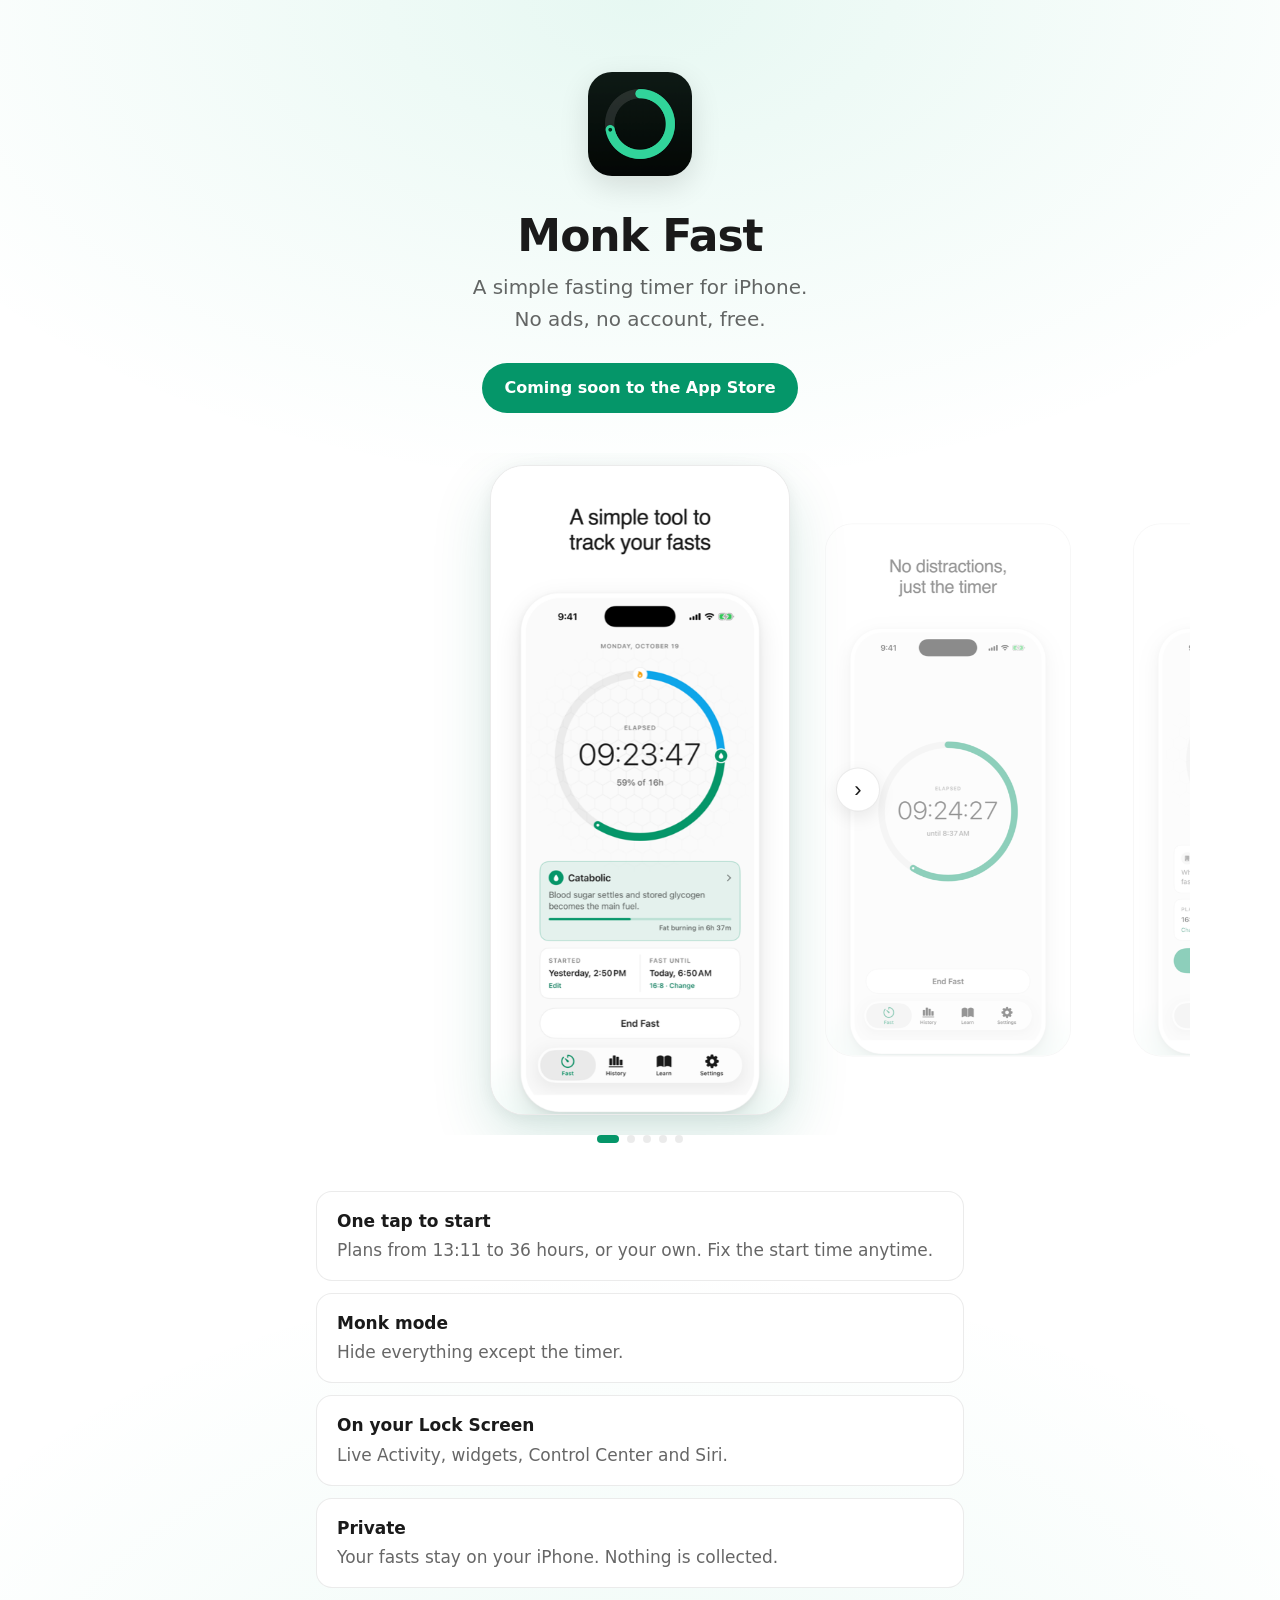
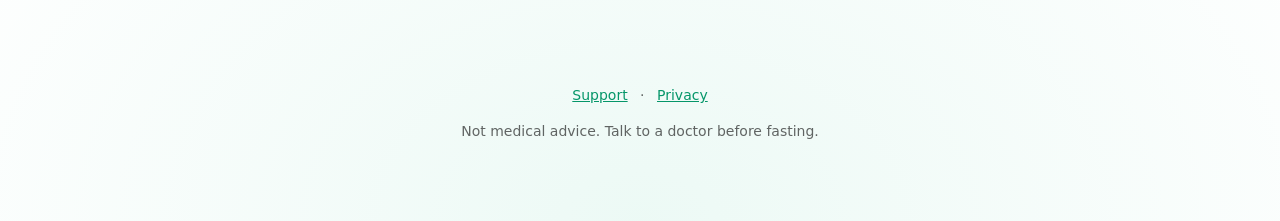
<file: index.html>
<!doctype html>
<html lang="en">
<head>
  <meta charset="utf-8">
  <meta name="viewport" content="width=device-width, initial-scale=1">
  <meta name="color-scheme" content="light">
  <title>Monk Fast — a simple fasting timer</title>
  <meta name="description" content="A simple fasting timer for iPhone. No ads, no account, free.">
  <link rel="icon" href="icon.png">
  <link rel="apple-touch-icon" href="icon.png">
  <meta property="og:title" content="Monk Fast">
  <meta property="og:description" content="A simple fasting timer for iPhone. No ads, no account, free.">
  <meta property="og:image" content="https://monkfast.github.io/screenshots/1-track.png">
  <link rel="stylesheet" href="style.css">
  <style>
    /* Always light, like the screenshots: same white, same soft emerald glow. */
    :root { color-scheme: light; --bg: #FFFFFF; --surface: #FFFFFF; --text: #1A1A1A;
            --muted: rgba(0,0,0,.6); --border: rgba(0,0,0,.08); --brand: #059669; }
    body { background: radial-gradient(1200px 700px at 50% 0%, rgba(16,185,129,.10), transparent 70%),
                       radial-gradient(1200px 800px at 50% 100%, rgba(16,185,129,.08), transparent 70%), #FFFFFF; }
    .hero { text-align: center; padding: 72px 16px 40px; }
    .hero img { width: 104px; height: 104px; border-radius: 24px; box-shadow: 0 10px 30px rgba(0,0,0,.12); }
    .hero h1 { font-size: 44px; letter-spacing: -1px; margin: 24px 0 8px; }
    .hero p { font-size: 20px; margin: 0; }
    .soon { display: inline-block; margin-top: 28px; padding: 12px 22px; border-radius: 999px;
            background: var(--brand); color: #FFFFFF; font-weight: 600; font-size: 16px; }
    .carousel { position: relative; max-width: 1100px; margin: 0 auto; }
    .shots { display: flex; gap: 8px; overflow-x: auto; scroll-snap-type: x mandatory; scrollbar-width: none;
             padding: 12px calc(50% - 150px) 20px; -webkit-overflow-scrolling: touch; }
    .shots::-webkit-scrollbar { display: none; }
    .shots img { flex: none; width: 300px; border-radius: 34px; scroll-snap-align: center;
                 border: 1px solid var(--border); background: var(--surface);
                 transform: scale(.82); opacity: .45; transition: transform .35s ease, opacity .35s ease; }
    .shots img.active { transform: scale(1); opacity: 1; box-shadow: 0 24px 60px rgba(4,120,87,.16), 0 4px 16px rgba(0,0,0,.06); }
    .nav { position: absolute; top: 50%; transform: translateY(-60%); width: 44px; height: 44px; border-radius: 50%;
           border: 1px solid var(--border); background: var(--surface); color: var(--text); font-size: 22px;
           cursor: pointer; display: grid; place-items: center; box-shadow: 0 6px 18px rgba(0,0,0,.08); }
    .nav.prev { left: calc(50% - 240px); } .nav.next { right: calc(50% - 240px); }
    .nav:disabled { opacity: 0; pointer-events: none; }
    .dots { display: flex; justify-content: center; gap: 8px; }
    .dots button { width: 8px; height: 8px; padding: 0; border: 0; border-radius: 4px; background: var(--border);
                   cursor: pointer; transition: width .25s ease, background .25s ease; }
    .dots button.active { width: 22px; background: var(--brand); }
    @media (max-width: 560px) { .nav { display: none; } .shots img { width: 250px; } .shots { padding-inline: calc(50% - 125px); } }
    .points { max-width: 680px; margin: 48px auto 0; padding: 0 16px; display: grid; gap: 12px; }
    .points div { background: var(--surface); border: 1px solid var(--border); border-radius: 16px; padding: 16px 20px; }
    .points strong { display: block; margin-bottom: 2px; }
    .points span { color: var(--muted); }
    footer.site { text-align: center; padding: 48px 16px 64px; font-size: 14px; color: var(--muted); }
    footer.site a { margin: 0 8px; }
  </style>
</head>
<body>
  <section class="hero">
    <img src="icon.png" alt="Monk Fast icon">
    <h1>Monk Fast</h1>
    <p>A simple fasting timer for iPhone.<br>No ads, no account, free.</p>
    <span class="soon">Coming soon to the App Store</span>
  </section>

  <div class="carousel">
    <button class="nav prev" aria-label="Previous screenshot">‹</button>
    <div class="shots">
      <img src="screenshots/1-track.png" alt="The timer during a fast">
      <img src="screenshots/2-focus.png" alt="Monk mode: just the timer">
      <img src="screenshots/3-clean.png" alt="Start screen">
      <img src="screenshots/4-settings.png" alt="Settings">
      <img src="screenshots/5-history.png" alt="Fasting history">
    </div>
    <button class="nav next" aria-label="Next screenshot">›</button>
  </div>
  <div class="dots"></div>

  <div class="points">
    <div><strong>One tap to start</strong><span>Plans from 13:11 to 36 hours, or your own. Fix the start time anytime.</span></div>
    <div><strong>Monk mode</strong><span>Hide everything except the timer.</span></div>
    <div><strong>On your Lock Screen</strong><span>Live Activity, widgets, Control Center and Siri.</span></div>
    <div><strong>Private</strong><span>Your fasts stay on your iPhone. Nothing is collected.</span></div>
  </div>

  <footer class="site">
    <a href="support.html">Support</a> · <a href="privacy.html">Privacy</a>
    <p>Not medical advice. Talk to a doctor before fasting.</p>
  </footer>
  <script>
    // Swipe, arrows or dots: whichever screenshot is centred is "active".
    const track = document.querySelector(".shots");
    const slides = [...track.querySelectorAll("img")];
    const dots = document.querySelector(".dots");
    const prev = document.querySelector(".nav.prev"), next = document.querySelector(".nav.next");
    slides.forEach((_, i) => {
      const b = document.createElement("button");
      b.setAttribute("aria-label", `Screenshot ${i + 1}`);
      b.onclick = () => go(i);
      dots.appendChild(b);
    });
    let current = 0;
    function go(i) {
      i = Math.max(0, Math.min(slides.length - 1, i));
      const s = slides[i];
      track.scrollTo({ left: s.offsetLeft - (track.clientWidth - s.clientWidth) / 2, behavior: "smooth" });
    }
    function update() {
      const mid = track.scrollLeft + track.clientWidth / 2;
      current = slides.reduce((best, s, i) =>
        Math.abs(s.offsetLeft + s.clientWidth / 2 - mid) < Math.abs(slides[best].offsetLeft + slides[best].clientWidth / 2 - mid) ? i : best, 0);
      slides.forEach((s, i) => s.classList.toggle("active", i === current));
      [...dots.children].forEach((d, i) => d.classList.toggle("active", i === current));
      prev.disabled = current === 0; next.disabled = current === slides.length - 1;
    }
    prev.onclick = () => go(current - 1);
    next.onclick = () => go(current + 1);
    slides.forEach((s, i) => s.onclick = () => go(i));
    track.addEventListener("scroll", () => requestAnimationFrame(update), { passive: true });
    window.addEventListener("resize", update);
    window.addEventListener("load", update);
    slides.forEach(s => s.complete ? null : s.addEventListener("load", update));
    slides[0].classList.add("active");
    document.addEventListener("keydown", e => { if (e.key === "ArrowLeft") go(current - 1); if (e.key === "ArrowRight") go(current + 1); });
    update();
  </script>
</body>
</html>
</file>
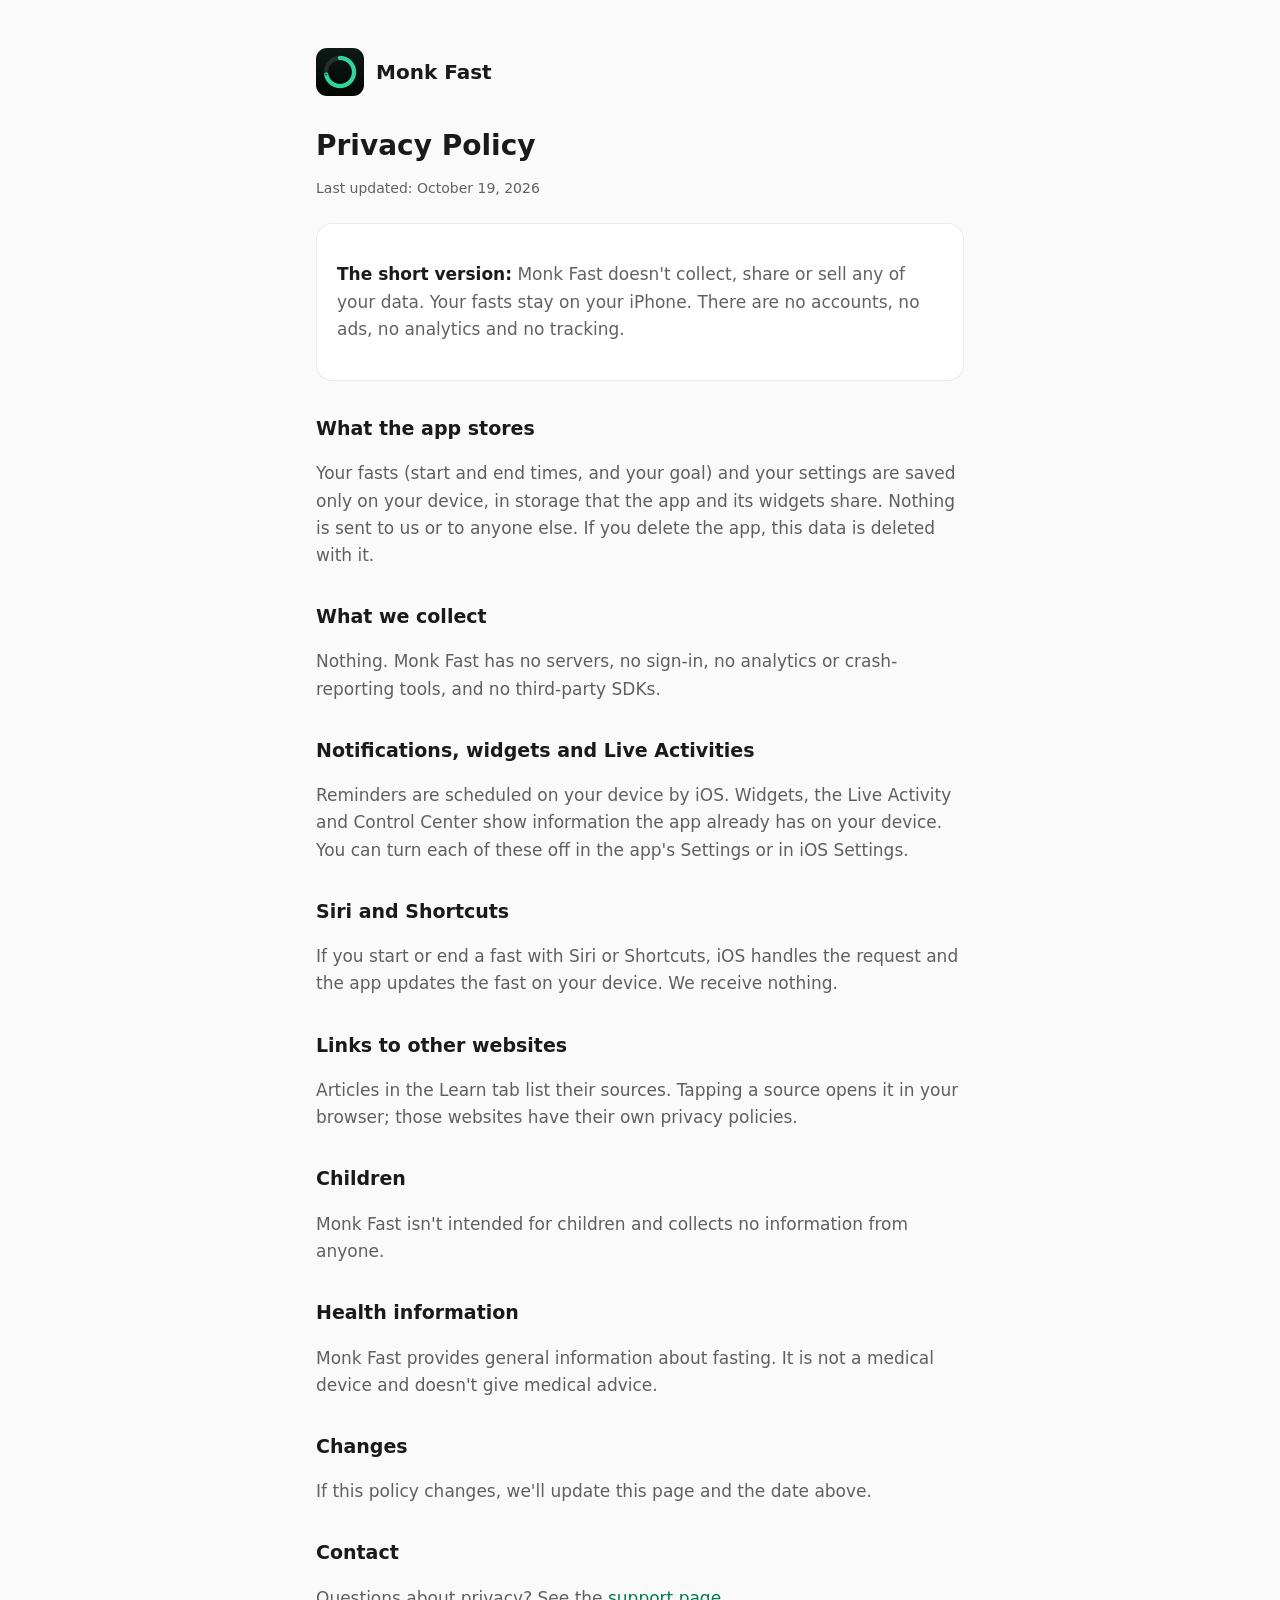
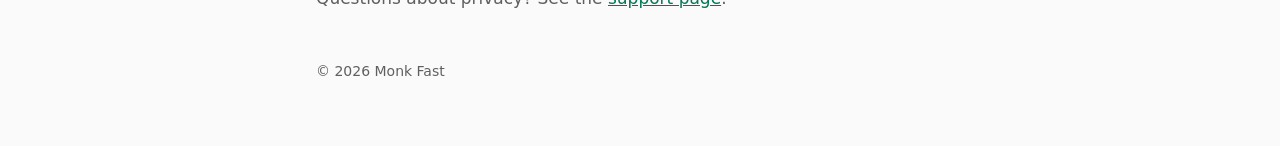
<file: privacy.html>
<!doctype html>
<html lang="en">
<head>
  <meta charset="utf-8">
  <meta name="viewport" content="width=device-width, initial-scale=1">
  <title>Privacy Policy · Monk Fast</title>
  <link rel="stylesheet" href="style.css">
</head>
<body>
<main>
  <header><img src="icon.png" alt=""><a href="./">Monk Fast</a></header>

  <h1>Privacy Policy</h1>
  <p class="updated">Last updated: October 19, 2026</p>

  <div class="card">
    <p><strong>The short version:</strong> Monk Fast doesn't collect, share or sell any of your data. Your fasts stay on your iPhone. There are no accounts, no ads, no analytics and no tracking.</p>
  </div>

  <h2>What the app stores</h2>
  <p>Your fasts (start and end times, and your goal) and your settings are saved only on your device, in storage that the app and its widgets share. Nothing is sent to us or to anyone else. If you delete the app, this data is deleted with it.</p>

  <h2>What we collect</h2>
  <p>Nothing. Monk Fast has no servers, no sign-in, no analytics or crash-reporting tools, and no third-party SDKs.</p>

  <h2>Notifications, widgets and Live Activities</h2>
  <p>Reminders are scheduled on your device by iOS. Widgets, the Live Activity and Control Center show information the app already has on your device. You can turn each of these off in the app's Settings or in iOS Settings.</p>

  <h2>Siri and Shortcuts</h2>
  <p>If you start or end a fast with Siri or Shortcuts, iOS handles the request and the app updates the fast on your device. We receive nothing.</p>

  <h2>Links to other websites</h2>
  <p>Articles in the Learn tab list their sources. Tapping a source opens it in your browser; those websites have their own privacy policies.</p>

  <h2>Children</h2>
  <p>Monk Fast isn't intended for children and collects no information from anyone.</p>

  <h2>Health information</h2>
  <p>Monk Fast provides general information about fasting. It is not a medical device and doesn't give medical advice.</p>

  <h2>Changes</h2>
  <p>If this policy changes, we'll update this page and the date above.</p>

  <h2>Contact</h2>
  <p>Questions about privacy? See the <a href="support.html">support page</a>.</p>

  <footer>© 2026 Monk Fast</footer>
</main>
</body>
</html>
</file>
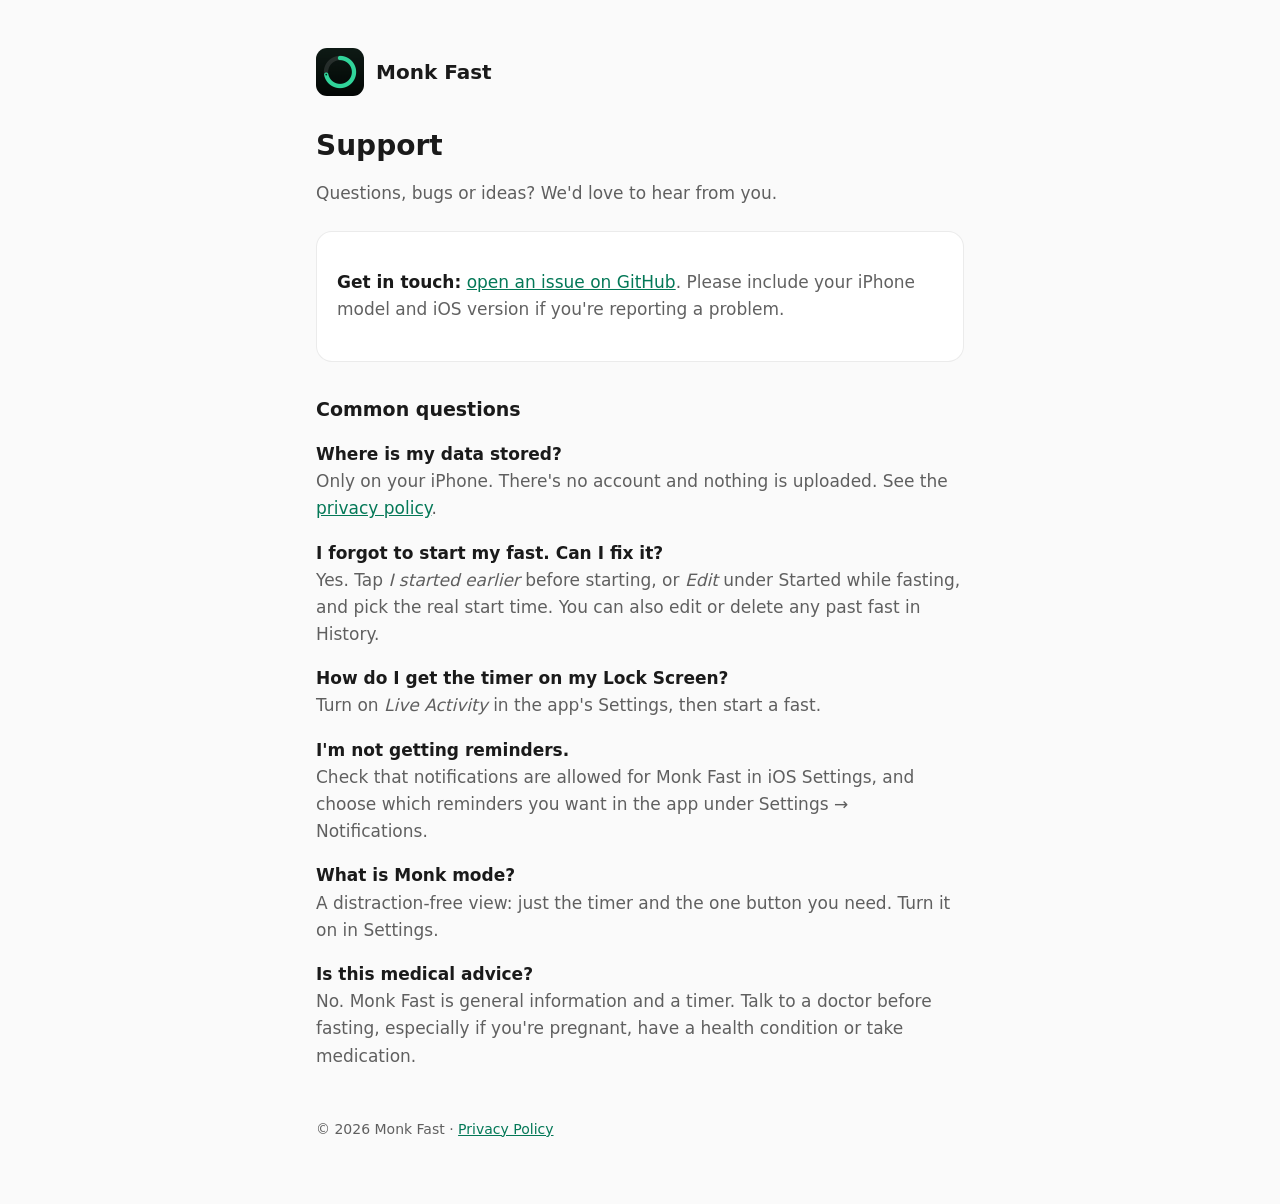
<file: support.html>
<!doctype html>
<html lang="en">
<head>
  <meta charset="utf-8">
  <meta name="viewport" content="width=device-width, initial-scale=1">
  <title>Support · Monk Fast</title>
  <link rel="stylesheet" href="style.css">
</head>
<body>
<main>
  <header><img src="icon.png" alt=""><a href="./">Monk Fast</a></header>

  <h1>Support</h1>
  <p>Questions, bugs or ideas? We'd love to hear from you.</p>

  <div class="card">
    <p><strong>Get in touch:</strong> <a href="https://github.com/monkfast/monkfast.github.io/issues">open an issue on GitHub</a>. Please include your iPhone model and iOS version if you're reporting a problem.</p>
  </div>

  <h2>Common questions</h2>

  <p><strong>Where is my data stored?</strong><br>Only on your iPhone. There's no account and nothing is uploaded. See the <a href="privacy.html">privacy policy</a>.</p>

  <p><strong>I forgot to start my fast. Can I fix it?</strong><br>Yes. Tap <em>I started earlier</em> before starting, or <em>Edit</em> under Started while fasting, and pick the real start time. You can also edit or delete any past fast in History.</p>

  <p><strong>How do I get the timer on my Lock Screen?</strong><br>Turn on <em>Live Activity</em> in the app's Settings, then start a fast.</p>

  <p><strong>I'm not getting reminders.</strong><br>Check that notifications are allowed for Monk Fast in iOS Settings, and choose which reminders you want in the app under Settings → Notifications.</p>

  <p><strong>What is Monk mode?</strong><br>A distraction-free view: just the timer and the one button you need. Turn it on in Settings.</p>

  <p><strong>Is this medical advice?</strong><br>No. Monk Fast is general information and a timer. Talk to a doctor before fasting, especially if you're pregnant, have a health condition or take medication.</p>

  <footer>© 2026 Monk Fast · <a href="privacy.html">Privacy Policy</a></footer>
</main>
</body>
</html>
</file>
<file: style.css>
:root { --bg: #FAFAFA; --surface: #FFFFFF; --text: #1A1A1A; --muted: rgba(0,0,0,.62); --border: rgba(0,0,0,.08); --brand: #047857; }
@media (prefers-color-scheme: dark) {
  :root { --bg: #0F0F0F; --surface: #1A1A1A; --text: #FFFFFF; --muted: rgba(255,255,255,.65); --border: rgba(255,255,255,.1); --brand: #34D399; }
}
* { box-sizing: border-box; }
body { margin: 0; background: var(--bg); color: var(--text); font: 17px/1.6 -apple-system, BlinkMacSystemFont, "Segoe UI", system-ui, sans-serif; }
main { max-width: 680px; margin: 0 auto; padding: 48px 16px 64px; }
header { display: flex; align-items: center; gap: 12px; margin-bottom: 32px; }
header img { width: 48px; height: 48px; border-radius: 11px; }
header a { color: var(--text); text-decoration: none; font-weight: 600; font-size: 20px; }
h1 { font-size: 28px; line-height: 1.25; margin: 0 0 8px; }
h2 { font-size: 19px; margin: 32px 0 8px; }
p, li { color: var(--muted); }
strong { color: var(--text); }
a { color: var(--brand); }
.card { background: var(--surface); border: 1px solid var(--border); border-radius: 16px; padding: 20px; margin: 24px 0; }
.updated { font-size: 14px; color: var(--muted); }
footer { margin-top: 48px; font-size: 14px; color: var(--muted); }
</file>
